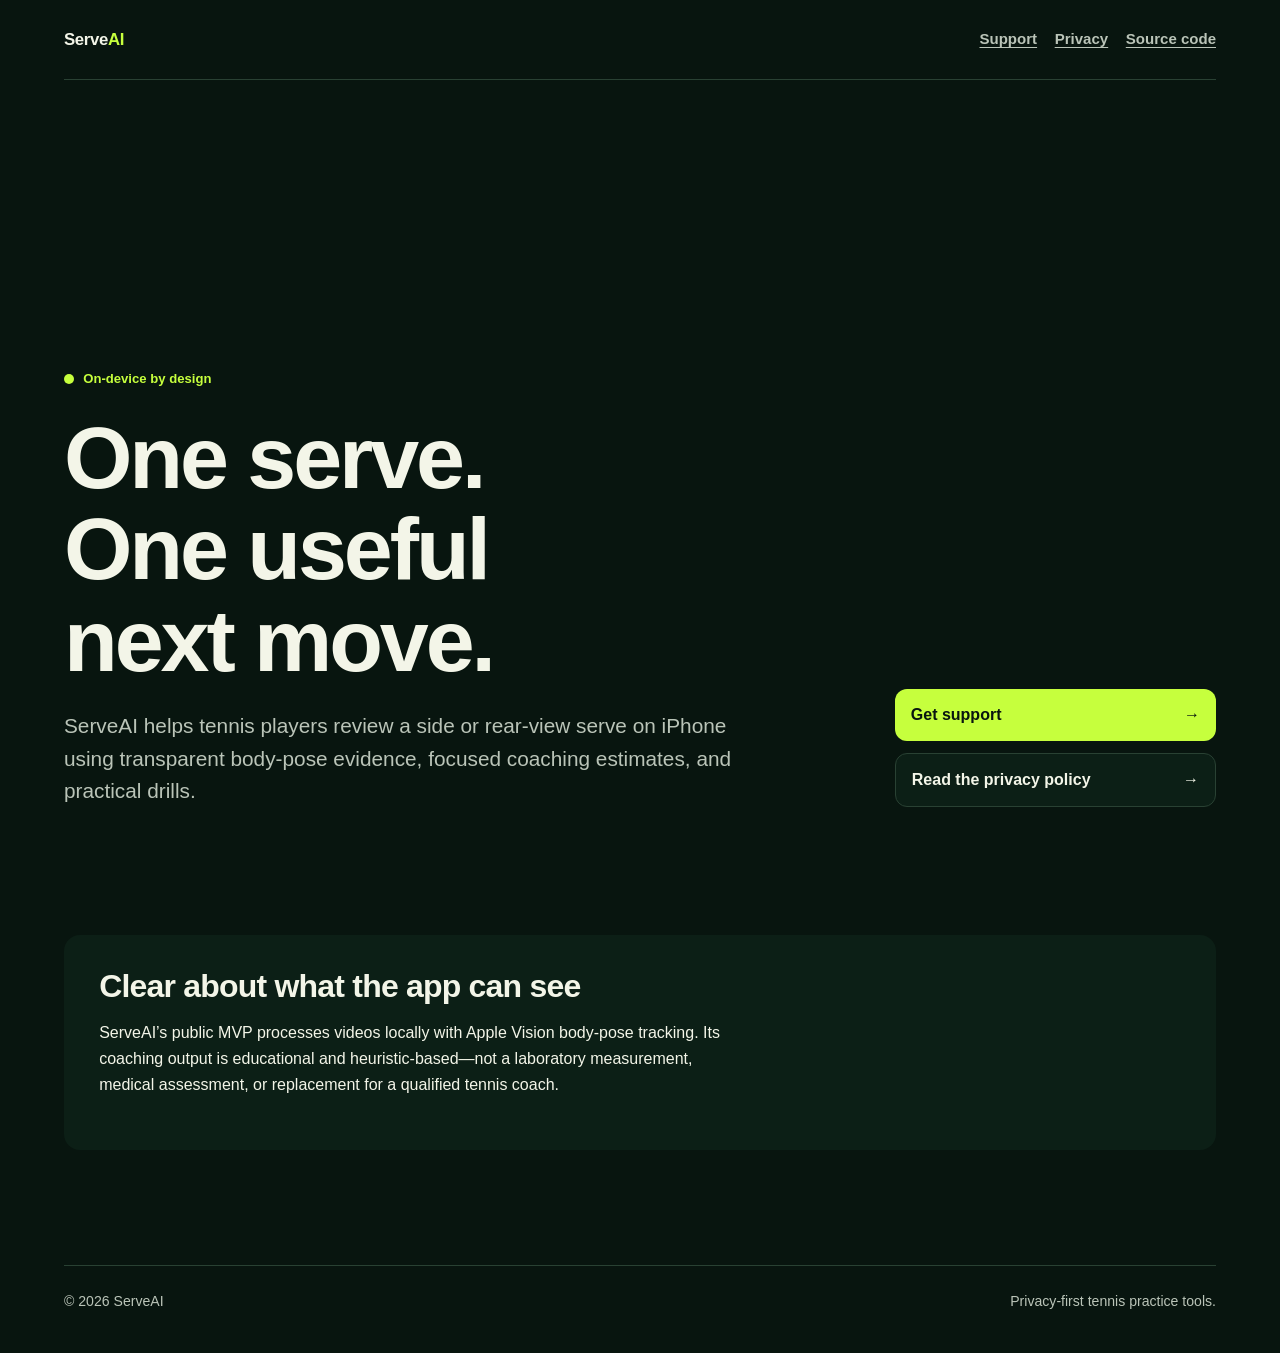
<file: docs/index.html>
<!doctype html>
<html lang="en">
<head>
  <meta charset="utf-8">
  <meta name="viewport" content="width=device-width, initial-scale=1">
  <meta name="description" content="Official privacy and support information for ServeAI, the on-device iPhone tennis serve review app.">
  <title>ServeAI — On-device tennis serve review</title>
  <link rel="stylesheet" href="styles.css">
</head>
<body>
  <a class="skip-link" href="#main">Skip to content</a>
  <header class="site-header">
    <a class="wordmark" href="index.html" aria-label="ServeAI home">Serve<span>AI</span></a>
    <nav aria-label="Primary navigation">
      <a href="support.html">Support</a>
      <a href="privacy.html">Privacy</a>
      <a href="https://github.com/fayadhkader-design/ServeAI">Source code</a>
    </nav>
  </header>

  <main id="main">
    <section class="hero" aria-labelledby="hero-title">
      <div class="hero-copy">
        <p class="status">On-device by design</p>
        <h1 id="hero-title">One serve. One useful next move.</h1>
        <p class="lede">ServeAI helps tennis players review a side or rear-view serve on iPhone using transparent body-pose evidence, focused coaching estimates, and practical drills.</p>
      </div>
      <div class="hero-actions" aria-label="ServeAI resources">
        <a class="button" href="support.html"><span>Get support</span><span aria-hidden="true">→</span></a>
        <a class="button secondary" href="privacy.html"><span>Read the privacy policy</span><span aria-hidden="true">→</span></a>
      </div>
    </section>

    <section class="trust-note" aria-labelledby="trust-title">
      <h2 id="trust-title">Clear about what the app can see</h2>
      <p>ServeAI’s public MVP processes videos locally with Apple Vision body-pose tracking. Its coaching output is educational and heuristic-based—not a laboratory measurement, medical assessment, or replacement for a qualified tennis coach.</p>
    </section>
  </main>

  <footer class="site-footer">
    <p>© 2026 ServeAI</p>
    <p>Privacy-first tennis practice tools.</p>
  </footer>
</body>
</html>
</file>
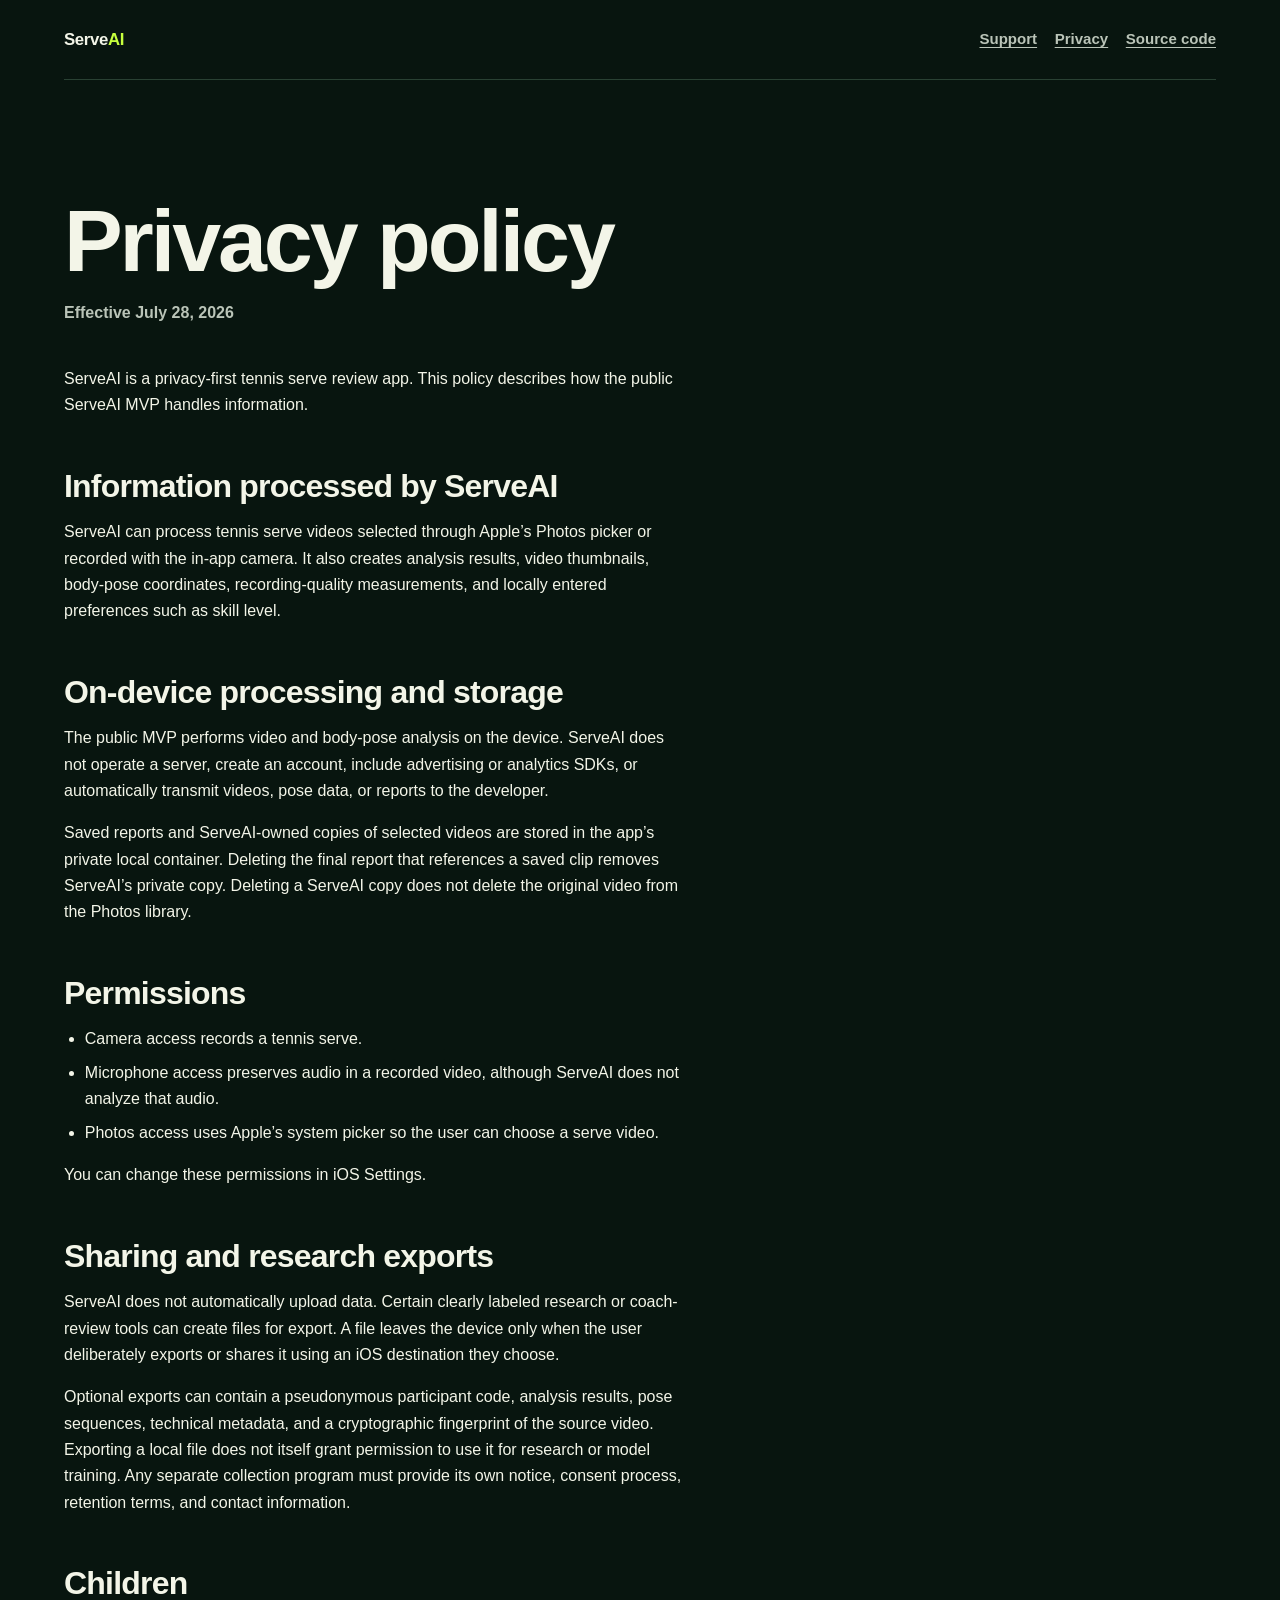
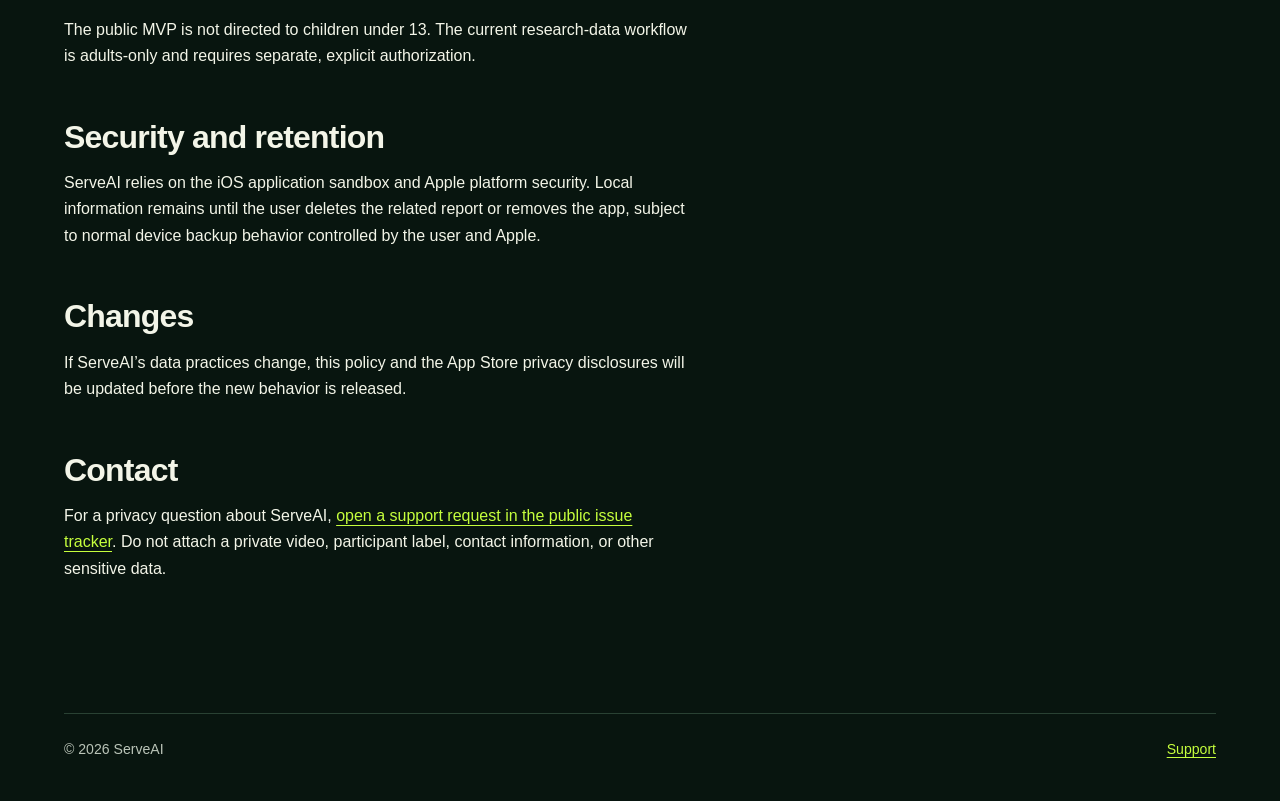
<file: docs/privacy.html>
<!doctype html>
<html lang="en">
<head>
  <meta charset="utf-8">
  <meta name="viewport" content="width=device-width, initial-scale=1">
  <meta name="description" content="ServeAI privacy policy: on-device processing, local storage, permissions, exports, and deletion.">
  <title>Privacy Policy — ServeAI</title>
  <link rel="stylesheet" href="styles.css">
</head>
<body>
  <a class="skip-link" href="#main">Skip to content</a>
  <header class="site-header">
    <a class="wordmark" href="index.html" aria-label="ServeAI home">Serve<span>AI</span></a>
    <nav aria-label="Primary navigation">
      <a href="support.html">Support</a>
      <a href="privacy.html" aria-current="page">Privacy</a>
      <a href="https://github.com/fayadhkader-design/ServeAI">Source code</a>
    </nav>
  </header>

  <main id="main">
    <article class="document">
      <h1>Privacy policy</h1>
      <p class="effective-date">Effective July 28, 2026</p>
      <p>ServeAI is a privacy-first tennis serve review app. This policy describes how the public ServeAI MVP handles information.</p>

      <h2>Information processed by ServeAI</h2>
      <p>ServeAI can process tennis serve videos selected through Apple’s Photos picker or recorded with the in-app camera. It also creates analysis results, video thumbnails, body-pose coordinates, recording-quality measurements, and locally entered preferences such as skill level.</p>

      <h2>On-device processing and storage</h2>
      <p>The public MVP performs video and body-pose analysis on the device. ServeAI does not operate a server, create an account, include advertising or analytics SDKs, or automatically transmit videos, pose data, or reports to the developer.</p>
      <p>Saved reports and ServeAI-owned copies of selected videos are stored in the app’s private local container. Deleting the final report that references a saved clip removes ServeAI’s private copy. Deleting a ServeAI copy does not delete the original video from the Photos library.</p>

      <h2>Permissions</h2>
      <ul>
        <li>Camera access records a tennis serve.</li>
        <li>Microphone access preserves audio in a recorded video, although ServeAI does not analyze that audio.</li>
        <li>Photos access uses Apple’s system picker so the user can choose a serve video.</li>
      </ul>
      <p>You can change these permissions in iOS Settings.</p>

      <h2>Sharing and research exports</h2>
      <p>ServeAI does not automatically upload data. Certain clearly labeled research or coach-review tools can create files for export. A file leaves the device only when the user deliberately exports or shares it using an iOS destination they choose.</p>
      <p>Optional exports can contain a pseudonymous participant code, analysis results, pose sequences, technical metadata, and a cryptographic fingerprint of the source video. Exporting a local file does not itself grant permission to use it for research or model training. Any separate collection program must provide its own notice, consent process, retention terms, and contact information.</p>

      <h2>Children</h2>
      <p>The public MVP is not directed to children under 13. The current research-data workflow is adults-only and requires separate, explicit authorization.</p>

      <h2>Security and retention</h2>
      <p>ServeAI relies on the iOS application sandbox and Apple platform security. Local information remains until the user deletes the related report or removes the app, subject to normal device backup behavior controlled by the user and Apple.</p>

      <h2>Changes</h2>
      <p>If ServeAI’s data practices change, this policy and the App Store privacy disclosures will be updated before the new behavior is released.</p>

      <h2>Contact</h2>
      <p>For a privacy question about ServeAI, <a href="https://github.com/fayadhkader-design/ServeAI/issues/new">open a support request in the public issue tracker</a>. Do not attach a private video, participant label, contact information, or other sensitive data.</p>
    </article>
  </main>

  <footer class="site-footer">
    <p>© 2026 ServeAI</p>
    <p><a href="support.html">Support</a></p>
  </footer>
</body>
</html>
</file>
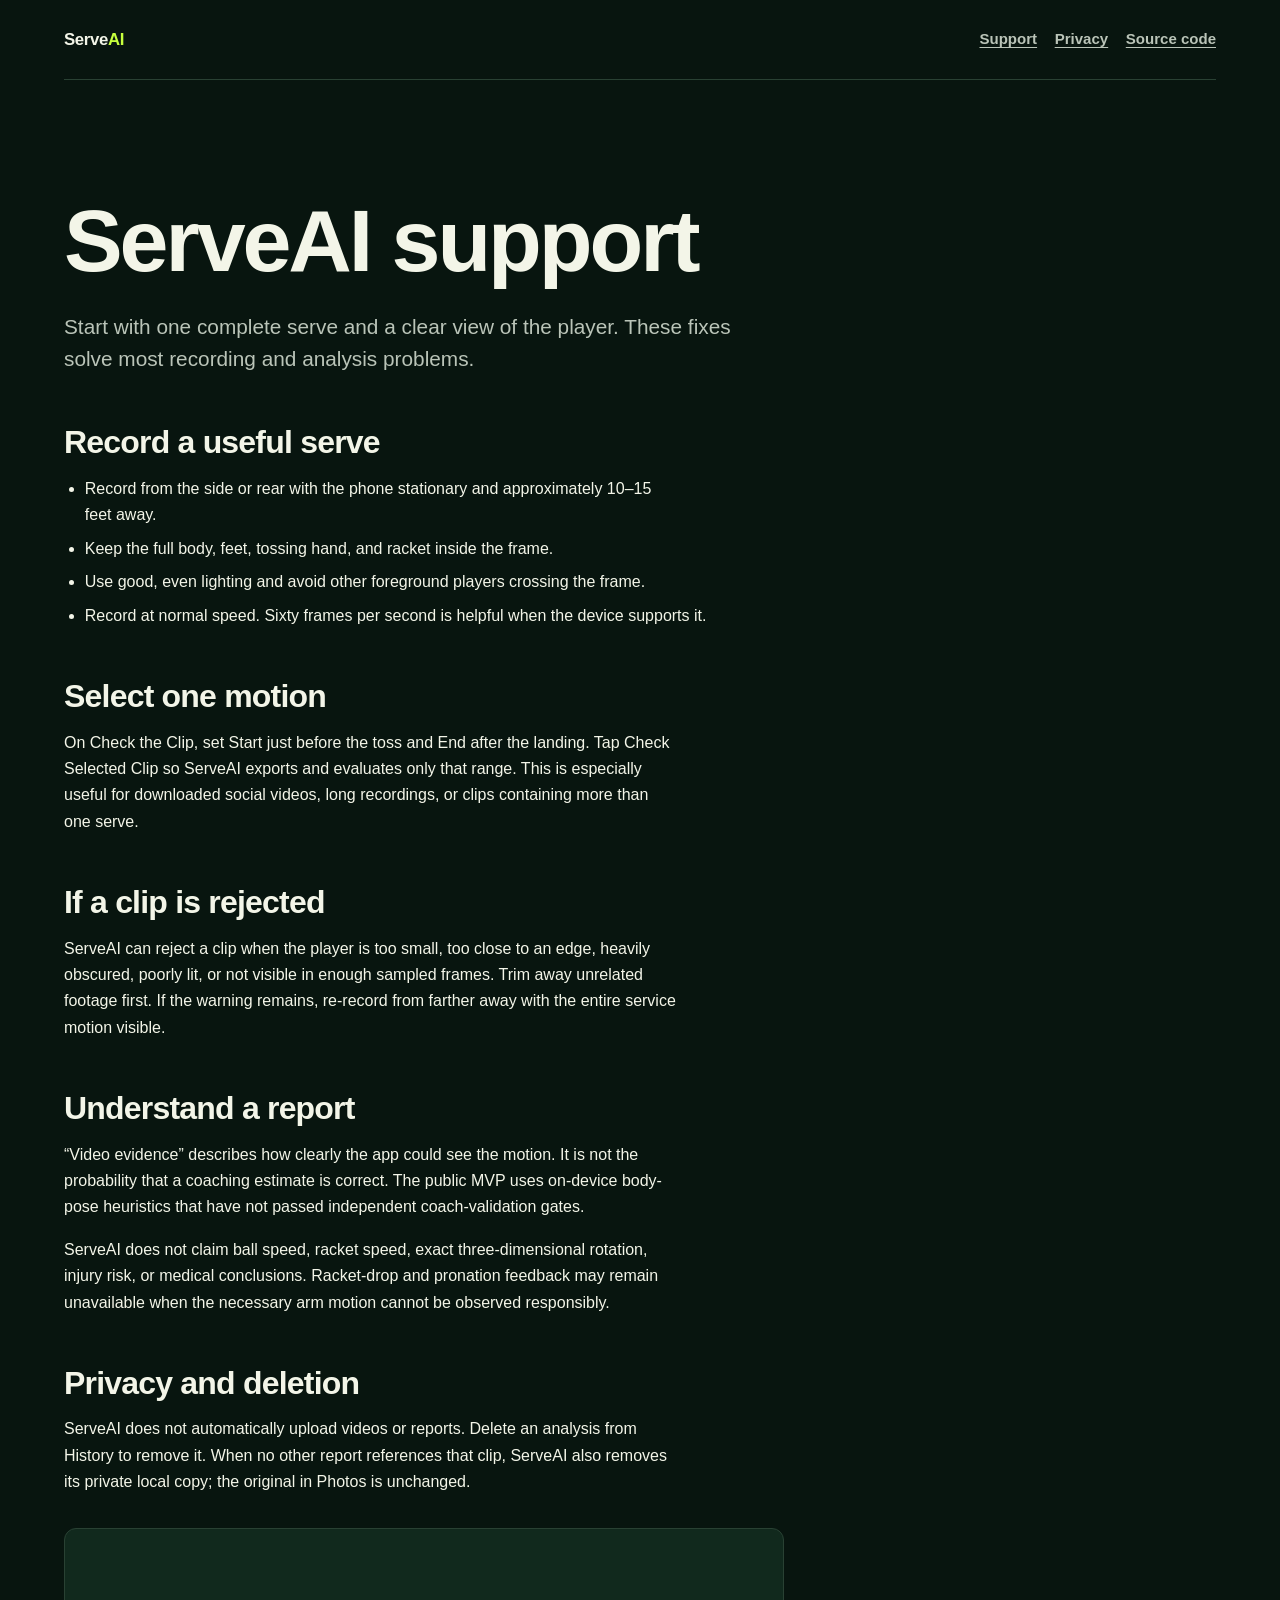
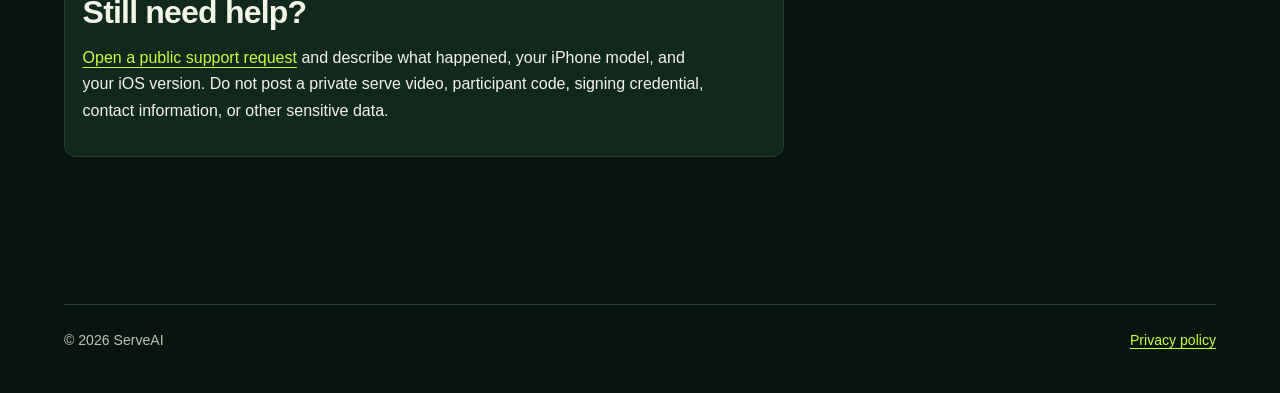
<file: docs/support.html>
<!doctype html>
<html lang="en">
<head>
  <meta charset="utf-8">
  <meta name="viewport" content="width=device-width, initial-scale=1">
  <meta name="description" content="ServeAI support for recording, trimming, analysis limitations, privacy, and report deletion.">
  <title>Support — ServeAI</title>
  <link rel="stylesheet" href="styles.css">
</head>
<body>
  <a class="skip-link" href="#main">Skip to content</a>
  <header class="site-header">
    <a class="wordmark" href="index.html" aria-label="ServeAI home">Serve<span>AI</span></a>
    <nav aria-label="Primary navigation">
      <a href="support.html" aria-current="page">Support</a>
      <a href="privacy.html">Privacy</a>
      <a href="https://github.com/fayadhkader-design/ServeAI">Source code</a>
    </nav>
  </header>

  <main id="main">
    <article class="document">
      <h1>ServeAI support</h1>
      <p class="lede">Start with one complete serve and a clear view of the player. These fixes solve most recording and analysis problems.</p>

      <h2>Record a useful serve</h2>
      <ul>
        <li>Record from the side or rear with the phone stationary and approximately 10–15 feet away.</li>
        <li>Keep the full body, feet, tossing hand, and racket inside the frame.</li>
        <li>Use good, even lighting and avoid other foreground players crossing the frame.</li>
        <li>Record at normal speed. Sixty frames per second is helpful when the device supports it.</li>
      </ul>

      <h2>Select one motion</h2>
      <p>On Check the Clip, set Start just before the toss and End after the landing. Tap Check Selected Clip so ServeAI exports and evaluates only that range. This is especially useful for downloaded social videos, long recordings, or clips containing more than one serve.</p>

      <h2>If a clip is rejected</h2>
      <p>ServeAI can reject a clip when the player is too small, too close to an edge, heavily obscured, poorly lit, or not visible in enough sampled frames. Trim away unrelated footage first. If the warning remains, re-record from farther away with the entire service motion visible.</p>

      <h2>Understand a report</h2>
      <p>“Video evidence” describes how clearly the app could see the motion. It is not the probability that a coaching estimate is correct. The public MVP uses on-device body-pose heuristics that have not passed independent coach-validation gates.</p>
      <p>ServeAI does not claim ball speed, racket speed, exact three-dimensional rotation, injury risk, or medical conclusions. Racket-drop and pronation feedback may remain unavailable when the necessary arm motion cannot be observed responsibly.</p>

      <h2>Privacy and deletion</h2>
      <p>ServeAI does not automatically upload videos or reports. Delete an analysis from History to remove it. When no other report references that clip, ServeAI also removes its private local copy; the original in Photos is unchanged.</p>

      <div class="notice">
        <h2>Still need help?</h2>
        <p><a href="https://github.com/fayadhkader-design/ServeAI/issues/new">Open a public support request</a> and describe what happened, your iPhone model, and your iOS version. Do not post a private serve video, participant code, signing credential, contact information, or other sensitive data.</p>
      </div>
    </article>
  </main>

  <footer class="site-footer">
    <p>© 2026 ServeAI</p>
    <p><a href="privacy.html">Privacy policy</a></p>
  </footer>
</body>
</html>
</file>
<file: docs/styles.css>
:root {
  color-scheme: dark;
  --court: #08150f;
  --surface: #0c1f16;
  --surface-raised: #11291d;
  --chalk: #f3f5e8;
  --muted: #bac4b8;
  --line: #294133;
  --serve: #c6ff3d;
  --focus: #46d5ff;
  font-family: ui-sans-serif, -apple-system, BlinkMacSystemFont, "Segoe UI", sans-serif;
  font-synthesis: none;
}

* {
  box-sizing: border-box;
}

html {
  background: var(--court);
}

body {
  min-width: 320px;
  margin: 0;
  background: var(--court);
  color: var(--chalk);
  font-size: 1rem;
  line-height: 1.65;
}

a {
  color: var(--serve);
  text-underline-offset: 0.22em;
  text-decoration-thickness: 0.08em;
}

a:hover {
  text-decoration-thickness: 0.14em;
}

a:focus-visible {
  border-radius: 0.2rem;
  outline: 0.2rem solid var(--focus);
  outline-offset: 0.22rem;
}

.skip-link {
  position: fixed;
  top: 0.75rem;
  left: 0.75rem;
  z-index: 10;
  padding: 0.65rem 0.9rem;
  border-radius: 0.5rem;
  background: var(--serve);
  color: var(--court);
  font-weight: 800;
  transform: translateY(-180%);
}

.skip-link:focus {
  transform: translateY(0);
}

.site-header,
.site-footer,
main {
  width: min(100% - 2rem, 72rem);
  margin-inline: auto;
}

.site-header {
  display: flex;
  align-items: center;
  justify-content: space-between;
  gap: 1.25rem;
  min-height: 5rem;
  border-bottom: 1px solid var(--line);
}

.wordmark {
  color: var(--chalk);
  font-size: 1.05rem;
  font-weight: 900;
  letter-spacing: -0.02em;
  text-decoration: none;
}

.wordmark span {
  color: var(--serve);
}

nav {
  display: flex;
  flex-wrap: wrap;
  justify-content: flex-end;
  gap: 0.4rem 1.1rem;
}

nav a {
  color: var(--muted);
  font-size: 0.94rem;
  font-weight: 700;
}

main {
  padding-block: clamp(3.5rem, 9vw, 7.5rem);
}

.hero {
  display: grid;
  grid-template-columns: minmax(0, 1.5fr) minmax(16rem, 0.65fr);
  gap: clamp(2rem, 7vw, 7rem);
  align-items: end;
  min-height: min(68vh, 42rem);
}

.hero-copy,
.document {
  max-width: 45rem;
}

.status {
  display: inline-flex;
  align-items: center;
  gap: 0.55rem;
  margin: 0 0 1.4rem;
  color: var(--serve);
  font-size: 0.82rem;
  font-weight: 800;
}

.status::before {
  width: 0.65rem;
  height: 0.65rem;
  border-radius: 50%;
  background: var(--serve);
  content: "";
}

h1,
h2 {
  line-height: 1.04;
  text-wrap: balance;
}

h1 {
  max-width: 13ch;
  margin: 0;
  font-size: clamp(2.7rem, 8vw, 5.5rem);
  letter-spacing: -0.035em;
}

h2 {
  margin: 3.2rem 0 1rem;
  font-size: clamp(1.4rem, 3vw, 2rem);
  letter-spacing: -0.025em;
}

h3 {
  margin: 2rem 0 0.55rem;
  font-size: 1.08rem;
}

p,
li {
  max-width: 70ch;
  text-wrap: pretty;
}

.lede {
  margin: 1.5rem 0 0;
  color: var(--muted);
  font-size: clamp(1.08rem, 2vw, 1.3rem);
  line-height: 1.55;
}

.hero-actions {
  display: flex;
  flex-direction: column;
  align-items: stretch;
  gap: 0.75rem;
}

.button {
  display: inline-flex;
  align-items: center;
  justify-content: space-between;
  min-height: 3.25rem;
  padding: 0.8rem 1rem;
  border-radius: 0.75rem;
  background: var(--serve);
  color: var(--court);
  font-weight: 850;
  text-decoration: none;
}

.button.secondary {
  border: 1px solid var(--line);
  background: var(--surface);
  color: var(--chalk);
}

.trust-note {
  margin-top: clamp(4rem, 10vw, 8rem);
  padding: clamp(1.4rem, 4vw, 2.2rem);
  border-radius: 1rem;
  background: var(--surface);
}

.trust-note h2 {
  margin-top: 0;
}

.document > :first-child {
  margin-top: 0;
}

.document .effective-date {
  margin: 0.8rem 0 2.5rem;
  color: var(--muted);
  font-weight: 650;
}

.document ul,
.document ol {
  padding-left: 1.3rem;
}

.document li + li {
  margin-top: 0.45rem;
}

.notice {
  margin-block: 2rem;
  padding: 1rem 1.1rem;
  border: 1px solid var(--line);
  border-radius: 0.75rem;
  background: var(--surface-raised);
}

.site-footer {
  display: flex;
  justify-content: space-between;
  gap: 1rem;
  padding-block: 1.5rem 2.5rem;
  border-top: 1px solid var(--line);
  color: var(--muted);
  font-size: 0.88rem;
}

.site-footer p {
  margin: 0;
}

@media (max-width: 44rem) {
  .site-header,
  .site-footer {
    align-items: flex-start;
    flex-direction: column;
    padding-block: 1.2rem;
  }

  .hero {
    grid-template-columns: 1fr;
    min-height: auto;
  }

  .hero-actions {
    max-width: 24rem;
  }
}

@media (prefers-reduced-motion: reduce) {
  *,
  *::before,
  *::after {
    scroll-behavior: auto !important;
    transition-duration: 0.001ms !important;
  }
}
</file>
